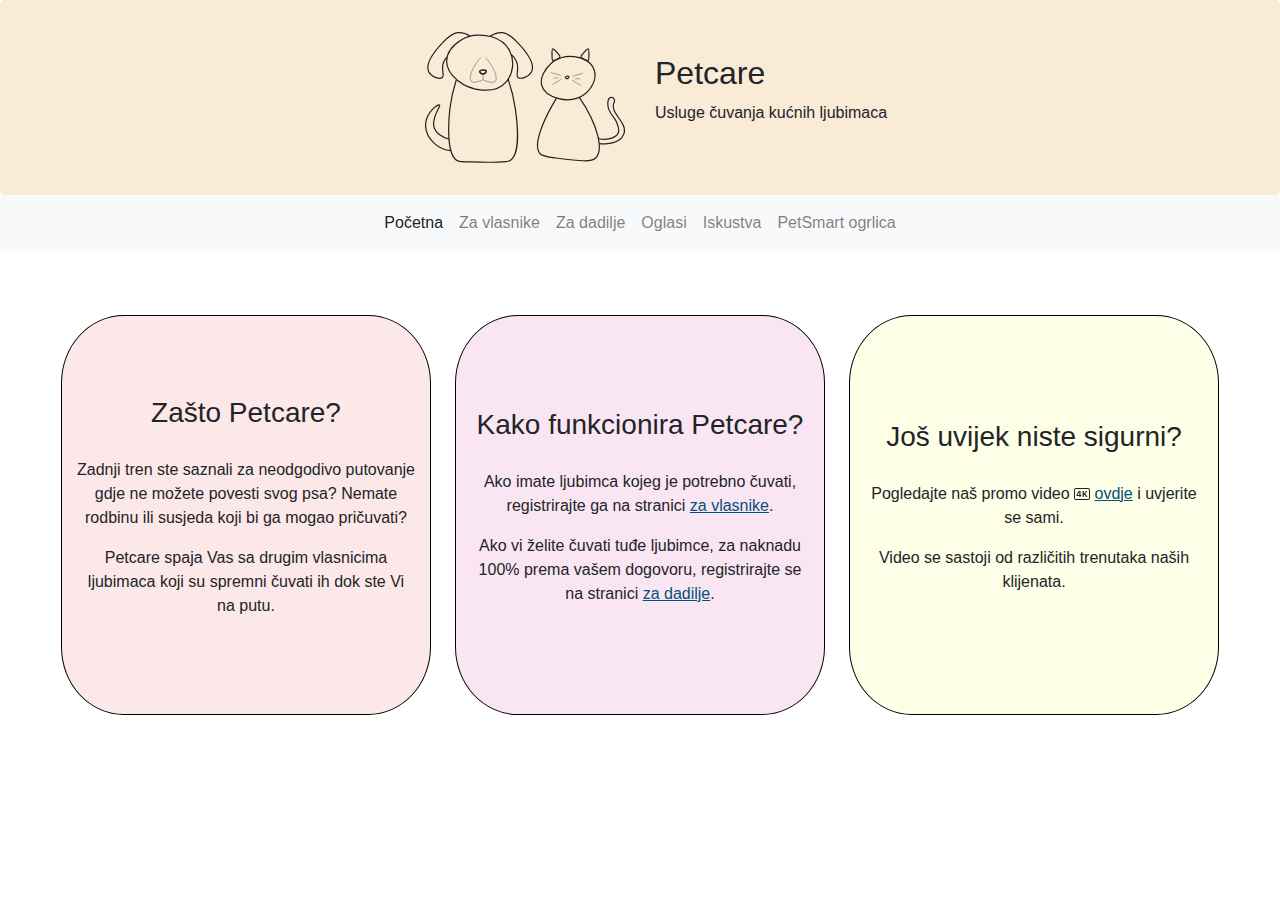
<file: index.html>
<!DOCTYPE html>
<html lang="en">

<head>
	<meta charset="utf-8">
	<meta http-equiv="X-UA-Compatible" content="IE=edge">
	<meta name="viewport" content="width=device-width, initial-scale=1">
	<title>Petcare</title>
	<link href="css/bootstrap-4.4.1.css" rel="stylesheet">
	<link href="./css/style.css" rel="stylesheet">

</head>

<body>

	<div class="jumbotron my-jumbotron">
		<div class="row my-header">
			<div class="col text-right my-logo">
				<a href="./index.html">
					<img src="./pictures/logo.svg" alt="logo" width="200px">
				</a>
			</div>
			<div class="col d-flex flex-column justify-content-center my-title">
				<h2>Petcare</h2>
				<p>Usluge čuvanja kućnih ljubimaca</p>
			</div>
		</div>
	</div>

	<div class="navbar-regular-screen">
		<nav class="navbar navbar-expand-sm bg-light navbar-light justify-content-center">
			<ul class="navbar-nav">
				<li class="nav-item active">
					<a class="nav-link" href="./index.html">Početna</a>
				</li>
				<li class="nav-item">
					<a class="nav-link" href="./owners.html">Za vlasnike</a>
				</li>
				<li class="nav-item">
					<a class="nav-link" href="./nannies.html">Za dadilje</a>
				</li>
				<li class="nav-item">
					<a class="nav-link" href="./ads.html">Oglasi</a>
				</li>
				<li class="nav-item">
					<a class="nav-link" href="./reviews.html">Iskustva</a>
				</li>
				<li class="nav-item">
					<a class="nav-link" href="./petsmart.html">PetSmart ogrlica</a>
				</li>
			</ul>
		</nav>
	</div>

	<!--Hamburger menu-->
	<div class="navbar-small-screen">
		<nav class="navbar navbar-light">
		
			<button class="navbar-toggler" type="button" data-toggle="collapse" data-target="#navbarSupportedContent15"
				aria-controls="navbarSupportedContent15" aria-expanded="false" aria-label="Toggle navigation"><span
				class="navbar-toggler-icon"></span></button>
		
			<div class="collapse navbar-collapse" id="navbarSupportedContent15">
				<ul class="navbar-nav mr-auto">
					<li class="nav-item active">
						<a class="nav-link" href="./index.html">Početna <span class="sr-only">(current)</span></a>
					</li>
					<li class="nav-item">
						<a class="nav-link" href="./owners.html">Za vlasnike</a>
					</li>
					<li class="nav-item">
						<a class="nav-link" href="./nannies.html">Za dadilje</a>
					</li>
					<li class="nav-item">
						<a class="nav-link" href="./ads.html">Oglasi</a>
					</li>
					<li class="nav-item">
						<a class="nav-link" href="./reviews.html">Iskustva</a>
					</li>
					<li class="nav-item">
						<a class="nav-link" href="./petsmart.html">PetSmart ogrlica</a>
					</li>
				</ul>
			</div>
		</nav>
	</div>
	
	<div class="container-fluid pt-5 d-flex">
		<div class="row justify-content-center">
			<div class="col-3 m-3 d-flex flex-column justify-content-center homepage homepage-1">
				<h3 style="padding-bottom: 20px;">Zašto Petcare?</h3>
				<p>Zadnji tren ste saznali za neodgodivo putovanje gdje ne možete povesti svog psa? Nemate rodbinu ili susjeda koji bi ga mogao pričuvati?</p>
				<p>Petcare spaja Vas sa drugim vlasnicima ljubimaca koji su spremni čuvati ih dok ste Vi na putu.</p>
			</div>
			<div class="col-3 mx-2 my-3 d-flex flex-column justify-content-center homepage homepage-2">
				<h3 style="padding-bottom: 20px;">Kako funkcionira Petcare?</h3>
				<p>Ako imate ljubimca kojeg je potrebno čuvati, registrirajte ga na stranici <a href="./owners.html">za vlasnike</a>.</p>
				<p>Ako vi želite čuvati tuđe ljubimce, za naknadu 100% prema vašem dogovoru, registrirajte se na stranici <a href="./nannies.html">za dadilje</a>.</p>
			</div>
			<div class="col-3 m-3 d-flex flex-column justify-content-center homepage homepage-3">
				<h3 style="padding-bottom: 20px;">Još uvijek niste sigurni?</h3>
				<p>Pogledajte naš promo video <svg xmlns="http://www.w3.org/2000/svg" width="16" height="16" fill="currentColor" class="bi bi-badge-4k"
					viewBox="0 0 16 16">
					<path
						d="M4.807 5.001C4.021 6.298 3.203 7.6 2.5 8.917v.971h2.905V11h1.112V9.888h.733V8.93h-.733V5.001h-1.71zm-1.23 3.93v-.032a46.781 46.781 0 0 1 1.766-3.001h.062V8.93H3.577zm9.831-3.93h-1.306L9.835 7.687h-.057V5H8.59v6h1.187V9.075l.615-.699L12.072 11H13.5l-2.232-3.415 2.14-2.584z" />
					<path
						d="M14 3a1 1 0 0 1 1 1v8a1 1 0 0 1-1 1H2a1 1 0 0 1-1-1V4a1 1 0 0 1 1-1h12zM2 2a2 2 0 0 0-2 2v8a2 2 0 0 0 2 2h12a2 2 0 0 0 2-2V4a2 2 0 0 0-2-2H2z" />
				</svg> <a href="./video.html">ovdje</a> i uvjerite se sami.</p>
				<p>Video se sastoji od različitih trenutaka naših klijenata.</p>
			</div>
		</div>
	</div>


	<script src="js/jquery-3.4.1.min.js"></script>
	<script src="js/popper.min.js"></script> 
	<script src="js/bootstrap-4.4.1.js"></script>
</body>
</html>
</file>
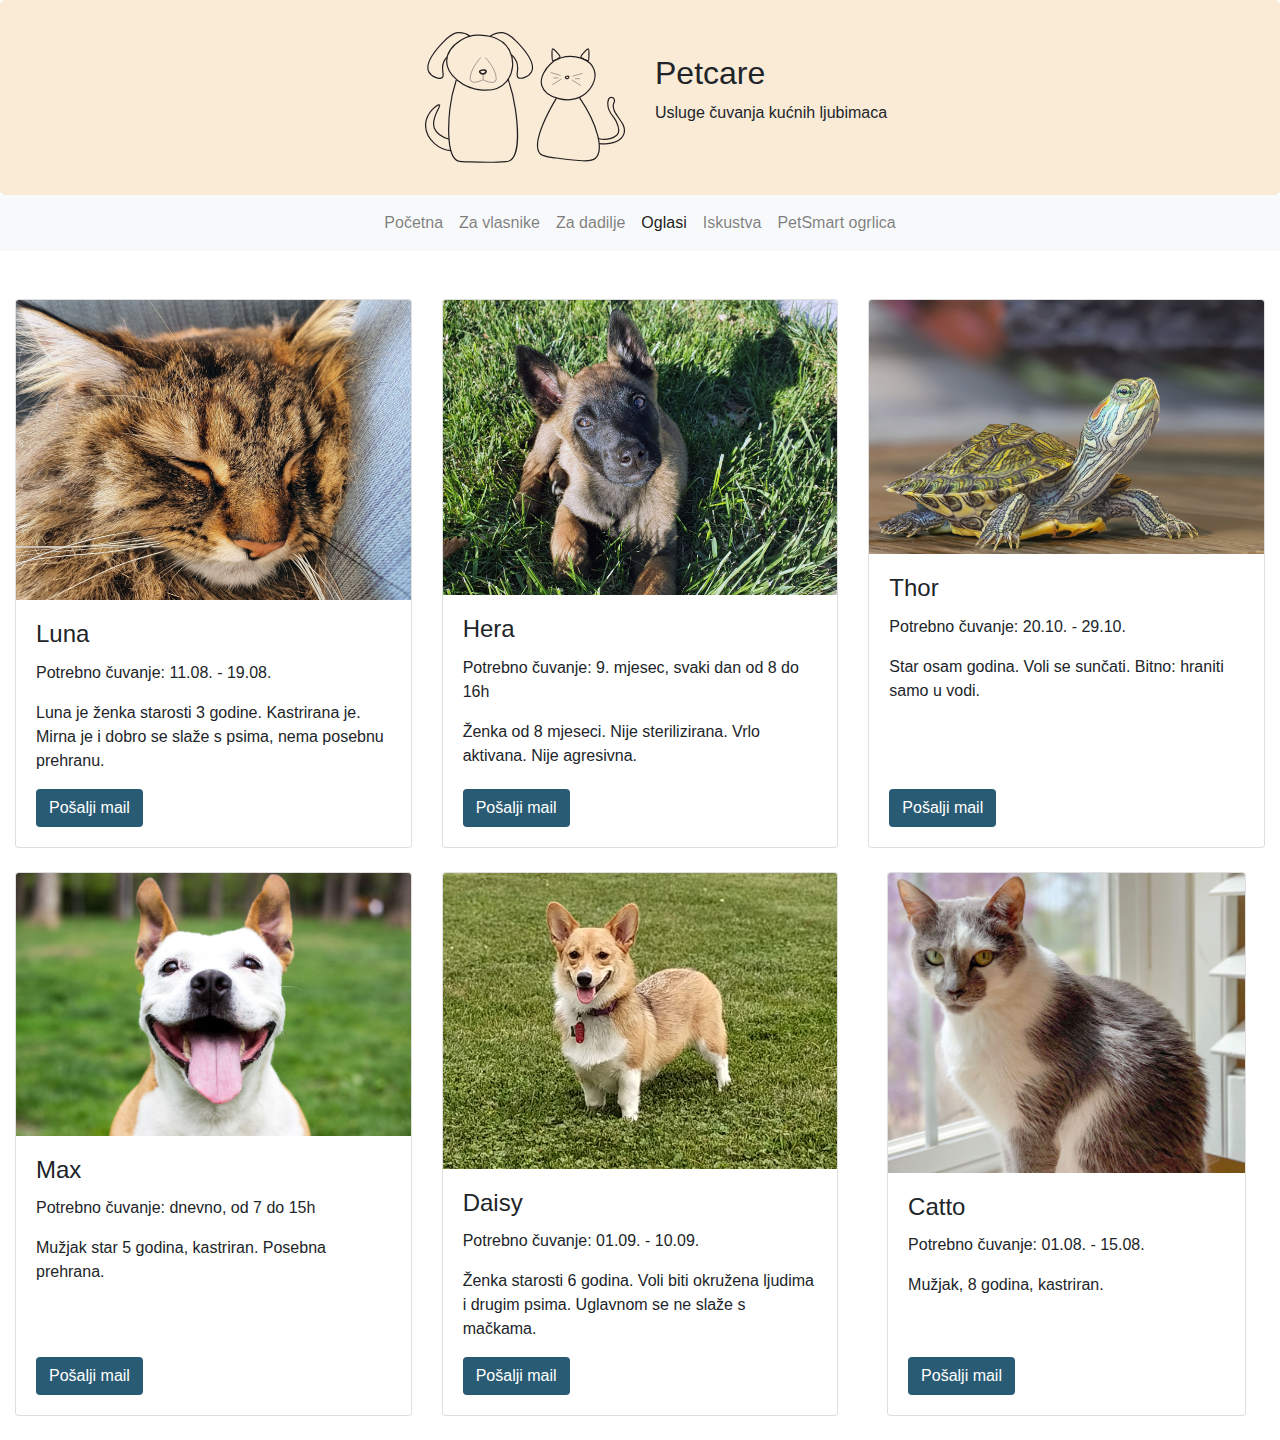
<file: ads.html>
<!DOCTYPE html>
<html lang="en">

<head>
    <meta charset="utf-8">
    <meta http-equiv="X-UA-Compatible" content="IE=edge">
    <meta name="viewport" content="width=device-width, initial-scale=1">
    <title>Petcare</title>
    <link href="css/bootstrap-4.4.1.css" rel="stylesheet">
    <link href="./css/style.css" rel="stylesheet">

</head>

<body>

    <div class="jumbotron my-jumbotron">
        <div class="row my-header">
            <div class="col text-right my-logo">
                <a href="./index.html">
                    <img src="./pictures/logo.svg" alt="logo" width="200px">
                </a>
            </div>
            <div class="col d-flex flex-column justify-content-center my-title">
                <h2>Petcare</h2>
                <p>Usluge čuvanja kućnih ljubimaca</p>
            </div>
        </div>
    </div>

    <div class="navbar-regular-screen">
        <nav class="navbar navbar-expand-sm bg-light navbar-light justify-content-center">
            <ul class="navbar-nav">
                <li class="nav-item">
                    <a class="nav-link" href="./index.html">Početna</a>
                </li>
                <li class="nav-item">
                    <a class="nav-link" href="./owners.html">Za vlasnike</a>
                </li>
                <li class="nav-item">
                    <a class="nav-link" href="./nannies.html">Za dadilje</a>
                </li>
                <li class="nav-item active">
                    <a class="nav-link" href="./ads.html">Oglasi</a>
                </li>
                <li class="nav-item">
                    <a class="nav-link" href="./reviews.html">Iskustva</a>
                </li>
                <li class="nav-item">
                    <a class="nav-link" href="./petsmart.html">PetSmart ogrlica</a>
                </li>
            </ul>
        </nav>
    </div>

    <!--Hamburger menu-->
    <div class="navbar-small-screen">
        <nav class="navbar navbar-light">

            <button class="navbar-toggler" type="button" data-toggle="collapse" data-target="#navbarSupportedContent15"
                aria-controls="navbarSupportedContent15" aria-expanded="false" aria-label="Toggle navigation"><span
                    class="navbar-toggler-icon"></span></button>

            <div class="collapse navbar-collapse" id="navbarSupportedContent15">
                <ul class="navbar-nav mr-auto">
                    <li class="nav-item">
                        <a class="nav-link" href="./index.html">Početna</a>
                    </li>
                    <li class="nav-item">
                        <a class="nav-link" href="./owners.html">Za vlasnike</a>
                    </li>
                    <li class="nav-item">
                        <a class="nav-link" href="./nannies.html">Za dadilje</a>
                    </li>
                    <li class="nav-item active">
                        <a class="nav-link" href="./ads.html">Oglasi<span class="sr-only">(current)</span></a>
                    </li>
                    <li class="nav-item">
                        <a class="nav-link" href="./reviews.html">Iskustva</a>
                    </li>
                    <li class="nav-item">
                        <a class="nav-link" href="./petsmart.html">PetSmart ogrlica</a>
                    </li>
                </ul>
            </div>
        </nav>
    </div>

    <div class="container-fluid mt-5">
        <div class="row d-flex">

            <div class="col-lg-4 col-sm-6 d-flex justify-content-center">
                <div class="card mb-4 card-ads">
                    <img class="card-img-top img-ads" src="./pictures/mycat.jpg" alt="Card image">
                    <div class="card-body d-flex flex-column">
                        <h4 class="card-title">Luna</h4>
                        <p class="card-text">Potrebno čuvanje: 11.08. - 19.08.</p>
                        <p class="card-text">Luna je ženka starosti 3 godine. Kastrirana je. Mirna je i dobro se slaže s psima, nema posebnu prehranu.</p>
                        <div style="margin-top:auto;">
                            <button class="btn my-buttons">Pošalji mail</button>
                        </div>
                    </div>
                </div>
            </div>
            <div class="col-lg-4 col-sm-6 d-flex justify-content-center">
                <div class="card mb-4 card-ads">
                    <img class="card-img-top img-ads" src="./pictures/mydog.jpg" alt="Card image">
                    <div class="card-body d-flex flex-column">
                        <h4 class="card-title">Hera</h4>
                        <p class="card-text">Potrebno čuvanje: 9. mjesec, svaki dan od 8 do 16h</p>
                        <p class="card-text">Ženka od 8 mjeseci. Nije sterilizirana. Vrlo aktivana. Nije agresivna.</p>
                        <div style="margin-top:auto;">
                            <button class="btn my-buttons">Pošalji mail</button>
                        </div>
                    </div>
                </div>
            </div>
            <div class="col-lg-4 col-sm-6 d-flex justify-content-center">
                <div class="card mb-4 card-ads">
                    <img class="card-img-top img-ads" src="./pictures/turtle1.jpg" alt="Card image">
                    <div class="card-body d-flex flex-column">
                        <h4 class="card-title">Thor</h4>
                        <p class="card-text">Potrebno čuvanje: 20.10. - 29.10.</p>
                        <p class="card-text">Star osam godina. Voli se sunčati. Bitno: hraniti samo u vodi.</p>
                        <div style="margin-top:auto;">
                            <button class="btn my-buttons">Pošalji mail</button>
                        </div>
                    </div>
                </div>
            </div>

            <div class="col-lg-4 col-sm-6 d-flex justify-content-center">
                <div class="card mb-4 card-ads">
                    <img class="card-img-top img-ads" src="./pictures/dog2.jpg" alt="Card image">
                    <div class="card-body d-flex flex-column">
                        <h4 class="card-title">Max</h4>
                        <p class="card-text">Potrebno čuvanje: dnevno, od 7 do 15h</p>
                        <p class="card-text">Mužjak star 5 godina, kastriran. Posebna prehrana.</p>
                        <div style="margin-top:auto;">
                            <button class="btn my-buttons">Pošalji mail</button>
                        </div>
                    </div>
                </div>
            </div>
            <div class="col-lg-4 col-sm-6 d-flex justify-content-center">
                <div class="card mb-4 card-ads">
                    <img class="card-img-top img-ads" src="./pictures/dog4.jpg" alt="Card image">
                    <div class="card-body d-flex flex-column">
                        <h4 class="card-title">Daisy</h4>
                        <p class="card-text">Potrebno čuvanje: 01.09. - 10.09.</p>
                        <p class="card-text">Ženka starosti 6 godina. Voli biti okružena ljudima i drugim psima. Uglavnom se ne slaže s mačkama.</p>
                        <div style="margin-top:auto;">
                            <a href="#" class="btn my-buttons">Pošalji mail</a>
                        </div>
                    </div>
                </div>
            </div>
            <div class="col-lg-4 col-sm-6 d-flex justify-content-center">
                <div class="card mb-4 card-ads">
                    <img class="card-img-top img-ads" src="./pictures/cat2.jpg" alt="Card image">
                    <div class="card-body d-flex flex-column">
                        <h4 class="card-title">Catto</h4>
                        <p class="card-text">Potrebno čuvanje: 01.08. - 15.08.</p>
                        <p class="card-text">Mužjak, 8 godina, kastriran.</p>
                        <div style="margin-top:auto;">
                            <button class="btn my-buttons">Pošalji mail</button>
                        </div>
                    </div>
                </div>
            </div>
        </div>
    </div>


    <script src="js/jquery-3.4.1.min.js"></script>
    <script src="js/popper.min.js"></script>
    <script src="js/bootstrap-4.4.1.js"></script>
</body>

</html>
</file>
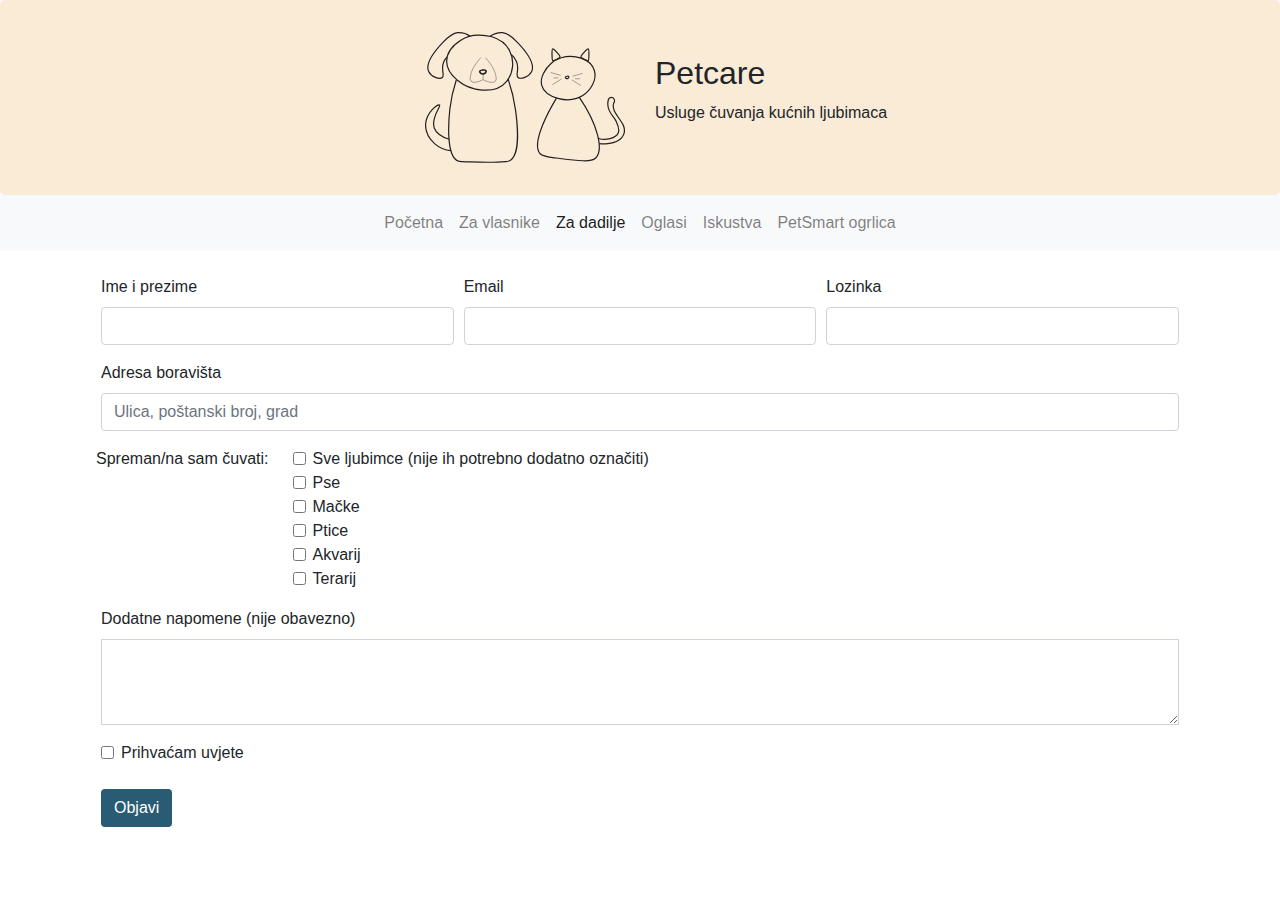
<file: nannies.html>
<!DOCTYPE html>
<html lang="en">

<head>
    <meta charset="utf-8">
    <meta http-equiv="X-UA-Compatible" content="IE=edge">
    <meta name="viewport" content="width=device-width, initial-scale=1">
    <title>Petcare</title>
    <link href="css/bootstrap-4.4.1.css" rel="stylesheet">
    <link href="./css/style.css" rel="stylesheet">

</head>

<body>

    <div class="jumbotron my-jumbotron">
        <div class="row my-header">
            <div class="col text-right my-logo">
                <a href="./index.html">
                    <img src="./pictures/logo.svg" alt="logo" width="200px">
                </a>
            </div>
            <div class="col d-flex flex-column justify-content-center my-title">
                <h2>Petcare</h2>
                <p>Usluge čuvanja kućnih ljubimaca</p>
            </div>
        </div>
    </div>

    <div class="navbar-regular-screen">
        <nav class="navbar navbar-expand-sm bg-light navbar-light justify-content-center">
            <ul class="navbar-nav">
                <li class="nav-item">
                    <a class="nav-link" href="./index.html">Početna</a>
                </li>
                <li class="nav-item">
                    <a class="nav-link" href="./owners.html">Za vlasnike</a>
                </li>
                <li class="nav-item active">
                    <a class="nav-link" href="./nannies.html">Za dadilje</a>
                </li>
                <li class="nav-item">
                    <a class="nav-link" href="./ads.html">Oglasi</a>
                </li>
                <li class="nav-item">
                    <a class="nav-link" href="./reviews.html">Iskustva</a>
                </li>
                <li class="nav-item">
                    <a class="nav-link" href="./petsmart.html">PetSmart ogrlica</a>
                </li>
            </ul>
        </nav>
    </div>

    <!--Hamburger menu-->
    <div class="navbar-small-screen">
        <nav class="navbar navbar-light">

            <button class="navbar-toggler" type="button" data-toggle="collapse" data-target="#navbarSupportedContent15"
                aria-controls="navbarSupportedContent15" aria-expanded="false" aria-label="Toggle navigation"><span
                    class="navbar-toggler-icon"></span></button>

            <div class="collapse navbar-collapse" id="navbarSupportedContent15">
                <ul class="navbar-nav mr-auto">
                    <li class="nav-item">
                        <a class="nav-link" href="./index.html">Početna</a>
                    </li>
                    <li class="nav-item">
                        <a class="nav-link" href="./owners.html">Za vlasnike</a>
                    </li>
                    <li class="nav-item active">
                        <a class="nav-link" href="./nannies.html">Za dadilje<span class="sr-only">(current)</span></a>
                    </li>
                    <li class="nav-item">
                        <a class="nav-link" href="./ads.html">Oglasi</a>
                    </li>
                    <li class="nav-item">
                        <a class="nav-link" href="./reviews.html">Iskustva</a>
                    </li>
                    <li class="nav-item">
                        <a class="nav-link" href="./petsmart.html">PetSmart ogrlica</a>
                    </li>
                </ul>
            </div>
        </nav>
    </div>

    <div class="container">
        <form class="px-3 my-4">
            <div class="form-row">
                <div class="form-group col-md-4">
                    <label for="inputName">Ime i prezime</label>
                    <input type="text" class="form-control" id="inputName">
                </div>
                <div class="form-group col-md-4">
                    <label for="inputEmail">Email</label>
                    <input type="email" class="form-control" id="inputEmail">
                </div>
                <div class="form-group col-md-4">
                    <label for="inputPassword">Lozinka</label>
                    <input type="password" class="form-control" id="inputPassword">
                </div>
            </div>
    
            <div class="form-group">
                <label for="inputAddress">Adresa boravišta</label>
                <input type="text" class="form-control" id="inputAddress" placeholder="Ulica, poštanski broj, grad">
            </div>
            
            <div class="form-row">
                <div class="pr-4">
                    <p>Spreman/na sam čuvati:</p>
                </div>
                <div class="form-group">
                    <div class="form-check">
                        <input class="form-check-input" type="checkbox" value="" id="defaultCheck1">
                        <label class="form-check-label" for="defaultCheck1">
                            Sve ljubimce (nije ih potrebno dodatno označiti)
                        </label>
                    </div>
                    <div class="form-check">
                        <input class="form-check-input" type="checkbox" value="" id="defaultCheck1">
                        <label class="form-check-label" for="defaultCheck1">
                            Pse
                        </label>
                    </div>
                    <div class="form-check">
                        <input class="form-check-input" type="checkbox" value="" id="defaultCheck1">
                        <label class="form-check-label" for="defaultCheck1">
                            Mačke
                        </label>
                    </div>
                    <div class="form-check">
                        <input class="form-check-input" type="checkbox" value="" id="defaultCheck1">
                        <label class="form-check-label" for="defaultCheck1">
                            Ptice
                        </label>
                    </div>
                    <div class="form-check">
                        <input class="form-check-input" type="checkbox" value="" id="defaultCheck1">
                        <label class="form-check-label" for="defaultCheck1">
                            Akvarij
                        </label>
                    </div>
                    <div class="form-check">
                        <input class="form-check-input" type="checkbox" value="" id="defaultCheck1">
                        <label class="form-check-label" for="defaultCheck1">
                            Terarij
                        </label>
                    </div>
                </div>
            </div>
            <div class="form-group">
                <label for="inputExtra">Dodatne napomene (nije obavezno)</label>
                <textarea class="form-control rounded-0" id="inputExtra" rows="3"></textarea>
            </div>
            <div class="form-group">
                <div class="form-check">
                    <input class="form-check-input" type="checkbox" id="gridCheck">
                    <label class="form-check-label" for="gridCheck">
                        Prihvaćam uvjete
                    </label>
                </div>
            </div>
    
            <div class="pt-2"><button type="submit" class="btn my-buttons">Objavi</button></div>
        </form>
    </div>


    <script src="js/jquery-3.4.1.min.js"></script>
    <script src="js/popper.min.js"></script>
    <script src="js/bootstrap-4.4.1.js"></script>
</body>

</html>
</file>
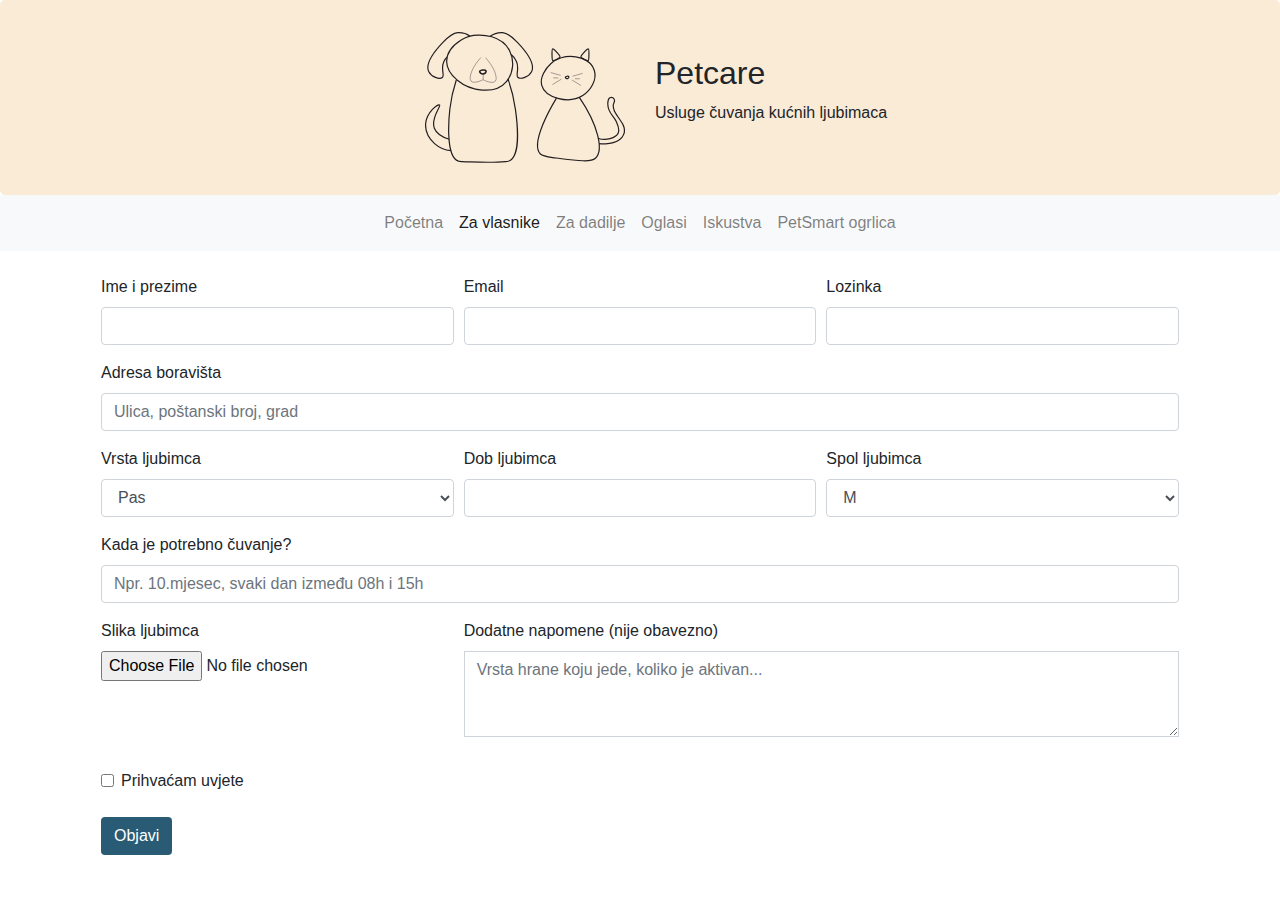
<file: owners.html>
<!DOCTYPE html>
<html lang="en">

<head>
    <meta charset="utf-8">
    <meta http-equiv="X-UA-Compatible" content="IE=edge">
    <meta name="viewport" content="width=device-width, initial-scale=1">
    <title>Petcare</title>
    <link href="css/bootstrap-4.4.1.css" rel="stylesheet">
    <link href="./css/style.css" rel="stylesheet">

</head>

<body>

    <div class="jumbotron my-jumbotron">
        <div class="row my-header">
            <div class="col text-right my-logo">
                <a href="./index.html">
                    <img src="./pictures/logo.svg" alt="logo" width="200px">
                </a>
            </div>
            <div class="col d-flex flex-column justify-content-center my-title">
                <h2>Petcare</h2>
                <p>Usluge čuvanja kućnih ljubimaca</p>
            </div>
        </div>
    </div>

    <div class="navbar-regular-screen">
        <nav class="navbar navbar-expand-sm bg-light navbar-light justify-content-center">
            <ul class="navbar-nav">
                <li class="nav-item">
                    <a class="nav-link" href="./index.html">Početna</a>
                </li>
                <li class="nav-item active">
                    <a class="nav-link" href="./owners.html">Za vlasnike</a>
                </li>
                <li class="nav-item">
                    <a class="nav-link" href="./nannies.html">Za dadilje</a>
                </li>
                <li class="nav-item">
                    <a class="nav-link" href="./ads.html">Oglasi</a>
                </li>
                <li class="nav-item">
                    <a class="nav-link" href="./reviews.html">Iskustva</a>
                </li>
                <li class="nav-item">
                    <a class="nav-link" href="./petsmart.html">PetSmart ogrlica</a>
                </li>
            </ul>
        </nav>
    </div>

    <!--Hamburger menu-->
    <div class="navbar-small-screen">
        <nav class="navbar navbar-light">

            <button class="navbar-toggler" type="button" data-toggle="collapse" data-target="#navbarSupportedContent15"
                aria-controls="navbarSupportedContent15" aria-expanded="false" aria-label="Toggle navigation"><span
                    class="navbar-toggler-icon"></span></button>

            <div class="collapse navbar-collapse" id="navbarSupportedContent15">
                <ul class="navbar-nav mr-auto">
                    <li class="nav-item">
                        <a class="nav-link" href="./index.html">Početna</a>
                    </li>
                    <li class="nav-item active">
                        <a class="nav-link" href="./owners.html">Za vlasnike<span class="sr-only">(current)</span></a>
                    </li>
                    <li class="nav-item">
                        <a class="nav-link" href="./nannies.html">Za dadilje</a>
                    </li>
                    <li class="nav-item">
                        <a class="nav-link" href="./ads.html">Oglasi</a>
                    </li>
                    <li class="nav-item">
                        <a class="nav-link" href="./reviews.html">Iskustva</a>
                    </li>
                    <li class="nav-item">
                        <a class="nav-link" href="./petsmart.html">PetSmart ogrlica</a>
                    </li>
                </ul>
            </div>
        </nav>
    </div>

    <div class="container">
        <form class="px-3 my-4">
            <div class="form-row">
                <div class="form-group col-md-4">
                    <label for="inputName">Ime i prezime</label>
                    <input type="text" class="form-control" id="inputName">
                </div>
                <div class="form-group col-md-4">
                    <label for="inputEmail">Email</label>
                    <input type="email" class="form-control" id="inputEmail">
                </div>
                <div class="form-group col-md-4">
                    <label for="inputPassword">Lozinka</label>
                    <input type="password" class="form-control" id="inputPassword">
                </div>
            </div>
            
            <div class="form-group">
                <label for="inputAddress">Adresa boravišta</label>
                <input type="text" class="form-control" id="inputAddress" placeholder="Ulica, poštanski broj, grad">
            </div>

            <div class="form-row">
                <div class="form-group col-md-4">
                    <label for="inputType">Vrsta ljubimca</label>
                    <select id="inputType" class="form-control">
                        <option selected>Pas</option>
                        <option>Mačka</option>
                        <option>Ptica</option>
                        <option>Akvarij</option>
                        <option>Terarij</option>
                        <option>Drugo</option>
                    </select>
                </div>
                <div class="form-group col-md-4">
                    <label for="inputAge">Dob ljubimca</label>
                    <input type="text" class="form-control" id="inputAge">
                </div>
                <div class="form-group col-md-4">
                    <label for="inputSex">Spol ljubimca</label>
                    <select id="inputSex" class="form-control">
                        <option>M</option>
                        <option>Ž</option>
                        <option>M kastriran</option>
                        <option>Ž kastrirana</option>
                    </select>
                </div>
            </div>

            <div class="form-group">
                <label for="inputDates">Kada je potrebno čuvanje?</label>
                <input type="text" class="form-control" id="inputDates" placeholder="Npr. 10.mjesec, svaki dan između 08h i 15h">
            </div>

            <div class="form-row">
                <div class="form-group col-md-4">
                    <label for="inputPhoto">Slika ljubimca</label>
                    <input type="file" class="form-control-file" id="inputPhoto">
                </div>
                <div class="form-group col-md-8">
                    <div class="form-group">
                        <label for="inputExtra">Dodatne napomene (nije obavezno)</label>
                        <textarea class="form-control rounded-0" id="inputExtra" rows="3" placeholder="Vrsta hrane koju jede, koliko je aktivan..."></textarea>
                    </div>
                </div>
            </div>

            <div class="form-group">
                <div class="form-check">
                    <input class="form-check-input" type="checkbox" id="gridCheck">
                    <label class="form-check-label" for="gridCheck">
                        Prihvaćam uvjete
                    </label>
                </div>
            </div>
            
            <div class="pt-2"><button type="submit" class="btn my-buttons">Objavi</button></div>
        </form>
    </div>


    <script src="js/jquery-3.4.1.min.js"></script>
    <script src="js/popper.min.js"></script>
    <script src="js/bootstrap-4.4.1.js"></script>
</body>

</html>
</file>
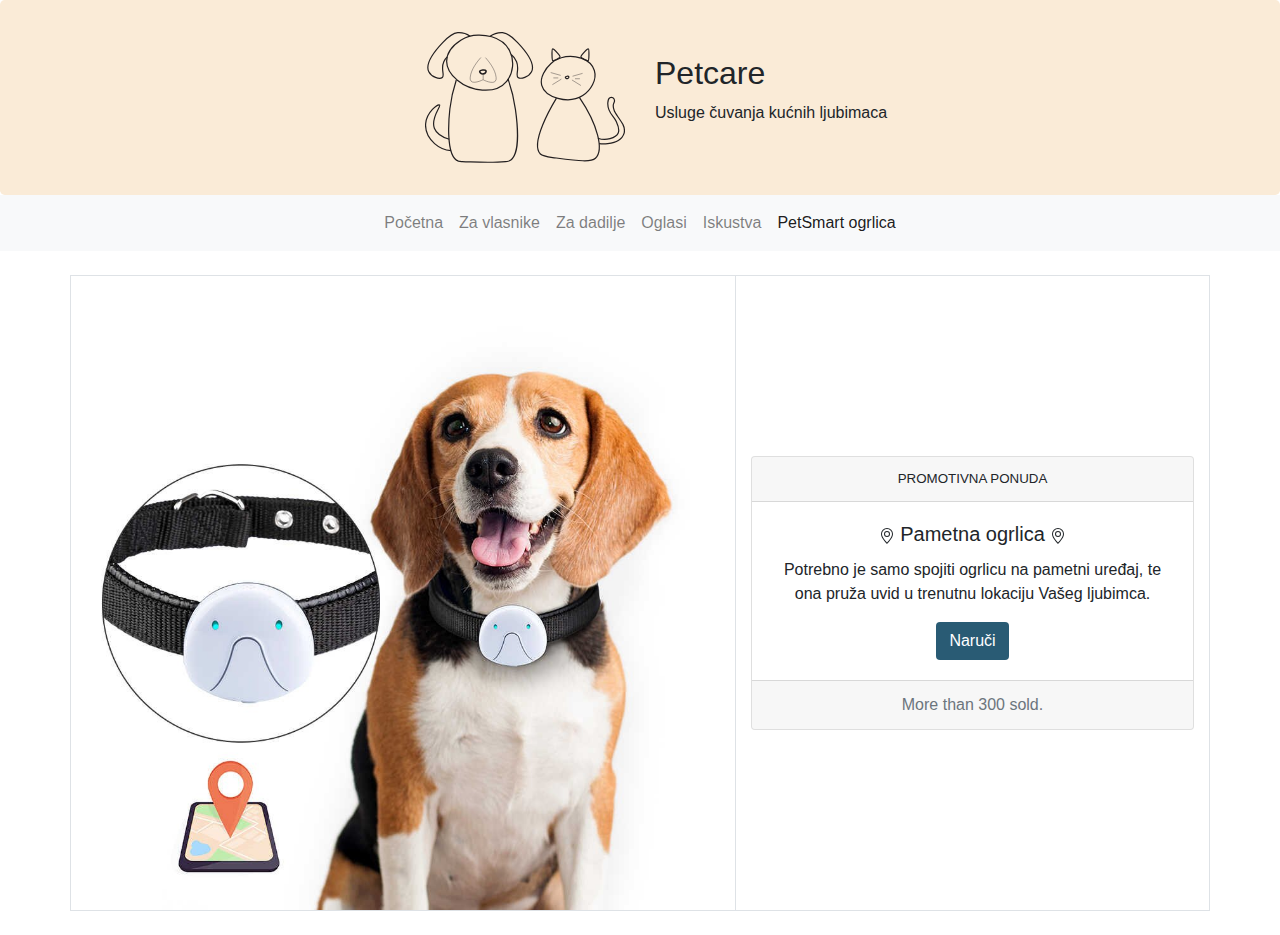
<file: petsmart.html>
<!DOCTYPE html>
<html lang="en">

<head>
    <meta charset="utf-8">
    <meta http-equiv="X-UA-Compatible" content="IE=edge">
    <meta name="viewport" content="width=device-width, initial-scale=1">
    <title>Petcare</title>
    <link href="css/bootstrap-4.4.1.css" rel="stylesheet">
    <link href="./css/style.css" rel="stylesheet">

</head>

<body>

    <div class="jumbotron my-jumbotron">
        <div class="row my-header">
            <div class="col text-right my-logo">
                <a href="./index.html">
                    <img src="./pictures/logo.svg" alt="logo" width="200px">
                </a>
            </div>
            <div class="col d-flex flex-column justify-content-center my-title">
                <h2>Petcare</h2>
                <p>Usluge čuvanja kućnih ljubimaca</p>
            </div>
        </div>
    </div>

    <div class="navbar-regular-screen">
        <nav class="navbar navbar-expand-sm bg-light navbar-light justify-content-center">
            <ul class="navbar-nav">
                <li class="nav-item">
                    <a class="nav-link" href="./index.html">Početna</a>
                </li>
                <li class="nav-item">
                    <a class="nav-link" href="./owners.html">Za vlasnike</a>
                </li>
                <li class="nav-item">
                    <a class="nav-link" href="./nannies.html">Za dadilje</a>
                </li>
                <li class="nav-item">
                    <a class="nav-link" href="./ads.html">Oglasi</a>
                </li>
                <li class="nav-item">
                    <a class="nav-link" href="./reviews.html">Iskustva</a>
                </li>
                <li class="nav-item active">
                    <a class="nav-link" href="./petsmart.html">PetSmart ogrlica</a>
                </li>
            </ul>
        </nav>
    </div>

    <!--Hamburger menu-->
    <div class="navbar-small-screen">
        <nav class="navbar navbar-light">

            <button class="navbar-toggler" type="button" data-toggle="collapse" data-target="#navbarSupportedContent15"
                aria-controls="navbarSupportedContent15" aria-expanded="false" aria-label="Toggle navigation"><span
                    class="navbar-toggler-icon"></span></button>

            <div class="collapse navbar-collapse" id="navbarSupportedContent15">
                <ul class="navbar-nav mr-auto">
                    <li class="nav-item">
                        <a class="nav-link" href="./index.html">Početna</a>
                    </li>
                    <li class="nav-item">
                        <a class="nav-link" href="./owners.html">Za vlasnike</a>
                    </li>
                    <li class="nav-item">
                        <a class="nav-link" href="./nannies.html">Za dadilje</a>
                    </li>
                    <li class="nav-item">
                        <a class="nav-link" href="./ads.html">Oglasi</a>
                    </li>
                    <li class="nav-item">
                        <a class="nav-link" href="./reviews.html">Iskustva</a>
                    </li>
                    <li class="nav-item active">
                        <a class="nav-link" href="./petsmart.html">PetSmart ogrlica<span class="sr-only">(current)</span></a>
                    </li>
                </ul>
            </div>
        </nav>
    </div>

    <!--promo ogrlica-->
    <div class="container my-4">
        <div class="row">
            <div class="col-md-7 border my-borders d-flex justify-content-center">
                <div>
                    <img src="./pictures/petsmart.jpg" alt="collar" class="img-fluid">
                </div>
            </div>
            <div class="col-md-5 border d-flex flex-column justify-content-center">
                <div class="card text-center my-3">
                    <div class="card-header" style="font-size: smaller;">
                        PROMOTIVNA PONUDA
                    </div>
                    <div class="card-body">
                        <h5 class="card-title">
                            <svg xmlns="http://www.w3.org/2000/svg" width="16" height="16" fill="currentColor" class="bi bi-geo-alt"
                                viewBox="0 0 16 16">
                                <path
                                    d="M12.166 8.94c-.524 1.062-1.234 2.12-1.96 3.07A31.493 31.493 0 0 1 8 14.58a31.481 31.481 0 0 1-2.206-2.57c-.726-.95-1.436-2.008-1.96-3.07C3.304 7.867 3 6.862 3 6a5 5 0 0 1 10 0c0 .862-.305 1.867-.834 2.94zM8 16s6-5.686 6-10A6 6 0 0 0 2 6c0 4.314 6 10 6 10z" />
                                <path d="M8 8a2 2 0 1 1 0-4 2 2 0 0 1 0 4zm0 1a3 3 0 1 0 0-6 3 3 0 0 0 0 6z" />
                            </svg>
                            Pametna ogrlica
                            <svg xmlns="http://www.w3.org/2000/svg" width="16" height="16" fill="currentColor" class="bi bi-geo-alt"
                                viewBox="0 0 16 16">
                                <path
                                    d="M12.166 8.94c-.524 1.062-1.234 2.12-1.96 3.07A31.493 31.493 0 0 1 8 14.58a31.481 31.481 0 0 1-2.206-2.57c-.726-.95-1.436-2.008-1.96-3.07C3.304 7.867 3 6.862 3 6a5 5 0 0 1 10 0c0 .862-.305 1.867-.834 2.94zM8 16s6-5.686 6-10A6 6 0 0 0 2 6c0 4.314 6 10 6 10z" />
                                <path d="M8 8a2 2 0 1 1 0-4 2 2 0 0 1 0 4zm0 1a3 3 0 1 0 0-6 3 3 0 0 0 0 6z" />
                            </svg>
                        </h5>
                        <p class="card-text">Potrebno je samo spojiti ogrlicu na pametni uređaj, te ona pruža uvid u trenutnu lokaciju Vašeg ljubimca.</p>
                        <a href="#" class="btn my-buttons">Naruči</a>
                    </div>
                    <div class="card-footer text-muted">
                        More than 300 sold.
                    </div>
                </div>
            </div>
        </div>
    </div>


    <script src="js/jquery-3.4.1.min.js"></script>
    <script src="js/popper.min.js"></script>
    <script src="js/bootstrap-4.4.1.js"></script>
</body>

</html>
</file>
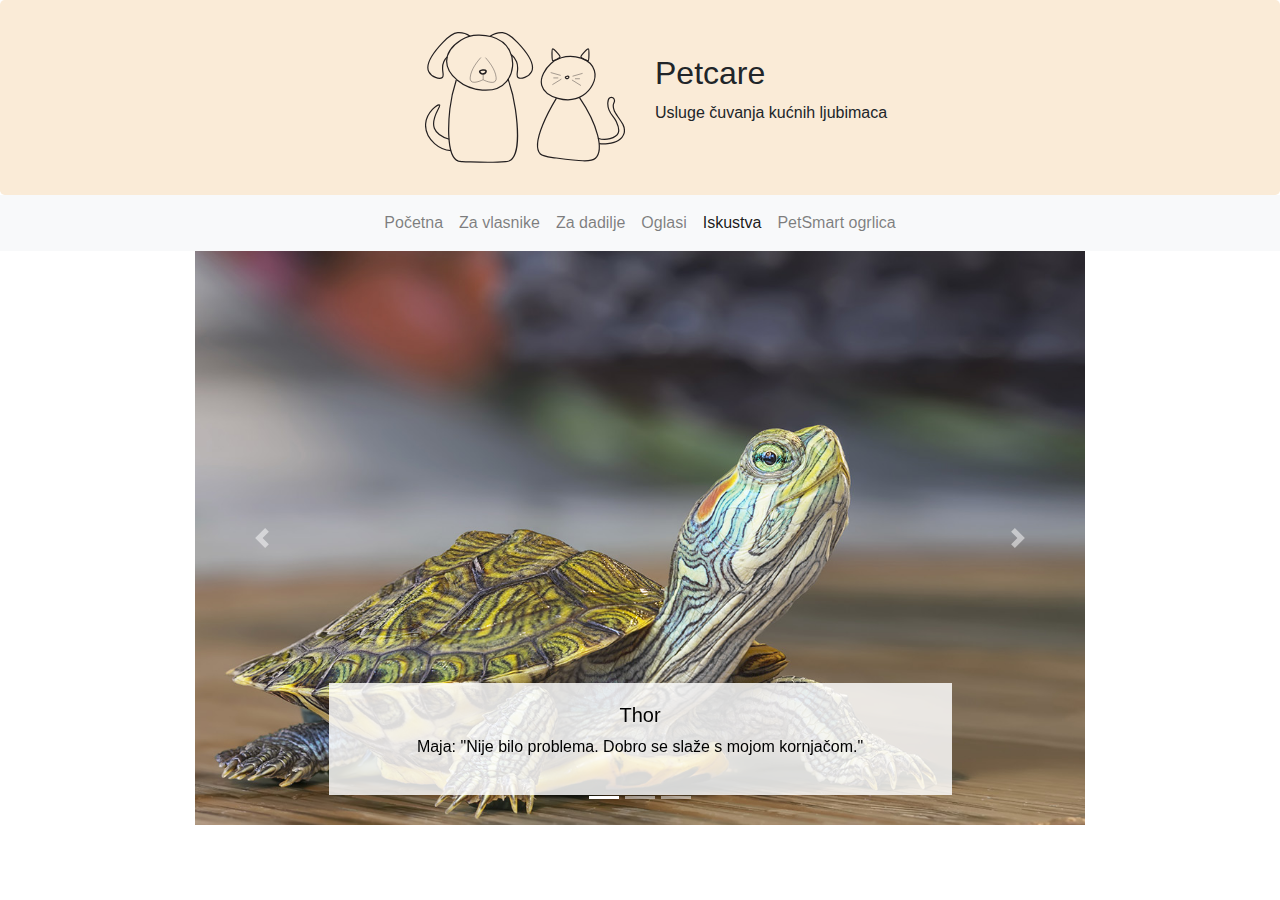
<file: reviews.html>
<!DOCTYPE html>
<html lang="en">

<head>
    <meta charset="utf-8">
    <meta http-equiv="X-UA-Compatible" content="IE=edge">
    <meta name="viewport" content="width=device-width, initial-scale=1">
    <title>Petcare</title>
    <link href="css/bootstrap-4.4.1.css" rel="stylesheet">
    <link href="./css/style.css" rel="stylesheet">

</head>

<body>

    <div class="jumbotron my-jumbotron">
        <div class="row my-header">
            <div class="col text-right my-logo">
                <a href="./index.html">
                    <img src="./pictures/logo.svg" alt="logo" width="200px">
                </a>
            </div>
            <div class="col d-flex flex-column justify-content-center my-title">
                <h2>Petcare</h2>
                <p>Usluge čuvanja kućnih ljubimaca</p>
            </div>
        </div>
    </div>

    <div class="navbar-regular-screen">
        <nav class="navbar navbar-expand-sm bg-light navbar-light justify-content-center">
            <ul class="navbar-nav">
                <li class="nav-item">
                    <a class="nav-link" href="./index.html">Početna</a>
                </li>
                <li class="nav-item">
                    <a class="nav-link" href="./owners.html">Za vlasnike</a>
                </li>
                <li class="nav-item">
                    <a class="nav-link" href="./nannies.html">Za dadilje</a>
                </li>
                <li class="nav-item">
                    <a class="nav-link" href="./ads.html">Oglasi</a>
                </li>
                <li class="nav-item active">
                    <a class="nav-link" href="./reviews.html">Iskustva</a>
                </li>
                <li class="nav-item">
                    <a class="nav-link" href="./petsmart.html">PetSmart ogrlica</a>
                </li>
            </ul>
        </nav>
    </div>

    <!--Hamburger menu-->
    <div class="navbar-small-screen">
        <nav class="navbar navbar-light">

            <button class="navbar-toggler" type="button" data-toggle="collapse" data-target="#navbarSupportedContent15"
                aria-controls="navbarSupportedContent15" aria-expanded="false" aria-label="Toggle navigation"><span
                    class="navbar-toggler-icon"></span></button>

            <div class="collapse navbar-collapse" id="navbarSupportedContent15">
                <ul class="navbar-nav mr-auto">
                    <li class="nav-item">
                        <a class="nav-link" href="./index.html">Početna</a>
                    </li>
                    <li class="nav-item">
                        <a class="nav-link" href="./owners.html">Za vlasnike</a>
                    </li>
                    <li class="nav-item">
                        <a class="nav-link" href="./nannies.html">Za dadilje</a>
                    </li>
                    <li class="nav-item">
                        <a class="nav-link" href="./ads.html">Oglasi</a>
                    </li>
                    <li class="nav-item active">
                        <a class="nav-link" href="./reviews.html">Iskustva<span class="sr-only">(current)</span></a>
                    </li>
                    <li class="nav-item">
                        <a class="nav-link" href="./petsmart.html">PetSmart ogrlica</a>
                    </li>
                </ul>
            </div>
        </nav>
    </div>

    <div class="container pb-4" style="max-width: 920px;">
        <div id="carouselExampleIndicators" class="carousel slide" data-ride="carousel">
            <ol class="carousel-indicators">
                <li data-target="#carouselExampleIndicators" data-slide-to="0" class="active"></li>
                <li data-target="#carouselExampleIndicators" data-slide-to="1"></li>
                <li data-target="#carouselExampleIndicators" data-slide-to="2"></li>
            </ol>
            <div class="carousel-inner">
                <div class="carousel-item active">
                    <img class="d-block w-100" src="./pictures/turtle1.jpg" alt="First slide">
                    <div class="carousel-caption my-carousel">
                        <h5>Thor</h5>
                        <p>Maja: "Nije bilo problema. Dobro se slaže s mojom kornjačom."</p>
                    </div>
                </div>
                <div class="carousel-item">
                    <img class="d-block w-100" src="./pictures/cat3.jpg" alt="Second slide">
                    <div class="carousel-caption my-carousel">
                        <h5>Karla</h5>
                        <p>Luka: "Izgrebala mi je sav namještaj! 1/5"</p>
                    </div>
                </div>
                <div class="carousel-item">
                    <img class="d-block w-100" src="./pictures/dog2.jpg" alt="Third slide">
                    <div class="carousel-caption my-carousel">
                        <h5>Max</h5>
                        <p>Damir: "Vrlo poslušan. 5/5"</p>
                    </div>
                </div>
            </div>
            <a class="carousel-control-prev" href="#carouselExampleIndicators" role="button" data-slide="prev">
                <span class="carousel-control-prev-icon" aria-hidden="true"></span>
                <span class="sr-only">Previous</span>
            </a>
            <a class="carousel-control-next" href="#carouselExampleIndicators" role="button" data-slide="next">
                <span class="carousel-control-next-icon" aria-hidden="true"></span>
                <span class="sr-only">Next</span>
            </a>
        </div>
    </div>


    <script src="js/jquery-3.4.1.min.js"></script>
    <script src="js/popper.min.js"></script>
    <script src="js/bootstrap-4.4.1.js"></script>
</body>

</html>
</file>
<file: css/style.css>
@import url("https://fonts.googleapis.com/css2?family=Amaranth&display=swap");

body {
  font-family: "Amarath", sans-serif;
}

.my-jumbotron {
  padding: 2rem 1rem;
  margin-bottom: 0;
  background-color: antiquewhite;
}

.homepage {
  border-radius: 17%;
  text-align: center;
  min-width: 370px;
  min-height: 400px;
  border: 1px solid black;
}

.homepage-1 {
  background-color: #fce8e8;
}

.homepage-2 {
  background-color: #fae5f3;
}

.homepage-3 {
  background-color: #feffe7;
}

.homepage > p > a {
  color: #035277;
  text-decoration: underline;
}

.my-buttons {
  background-color: #295b74;
  color: white;
}

.my-carousel {
  background-color: #ffffffd4;
  color: black;
  margin-bottom: 10px;
}

.card-ads {
  max-width: 400px;
  min-width: 250px;
}

.img-ads {
  max-height: 300px;
  min-height: 200px;
}

@media only screen and (max-width: 421px) {
  .homepage {
    min-width: 250px;
  }
  .my-carousel {
    background-color: #ffffffb8;
    font-size: smaller;
  }
}

@media only screen and (max-width: 576px) {
  .my-logo {
    text-align: center !important;
  }
  .my-logo > a > img {
    width: 100px;
  }
  .my-title {
    text-align: center;
  }
  .my-header {
    display: flex;
    flex-flow: column;
  }
}

@media only screen and (max-width: 767px) {
  .my-borders {
    border-bottom: 0 !important;
  }
}

@media only screen and (min-width: 768px) {
  .my-borders {
    border-right: 0 !important;
  }
}

@media only screen and (max-width: 660px) {
  .navbar-regular-screen {
    display: none;
  }
}

@media only screen and (min-width: 661px) {
  .navbar-small-screen {
    display: none;
  }
}
</file>
